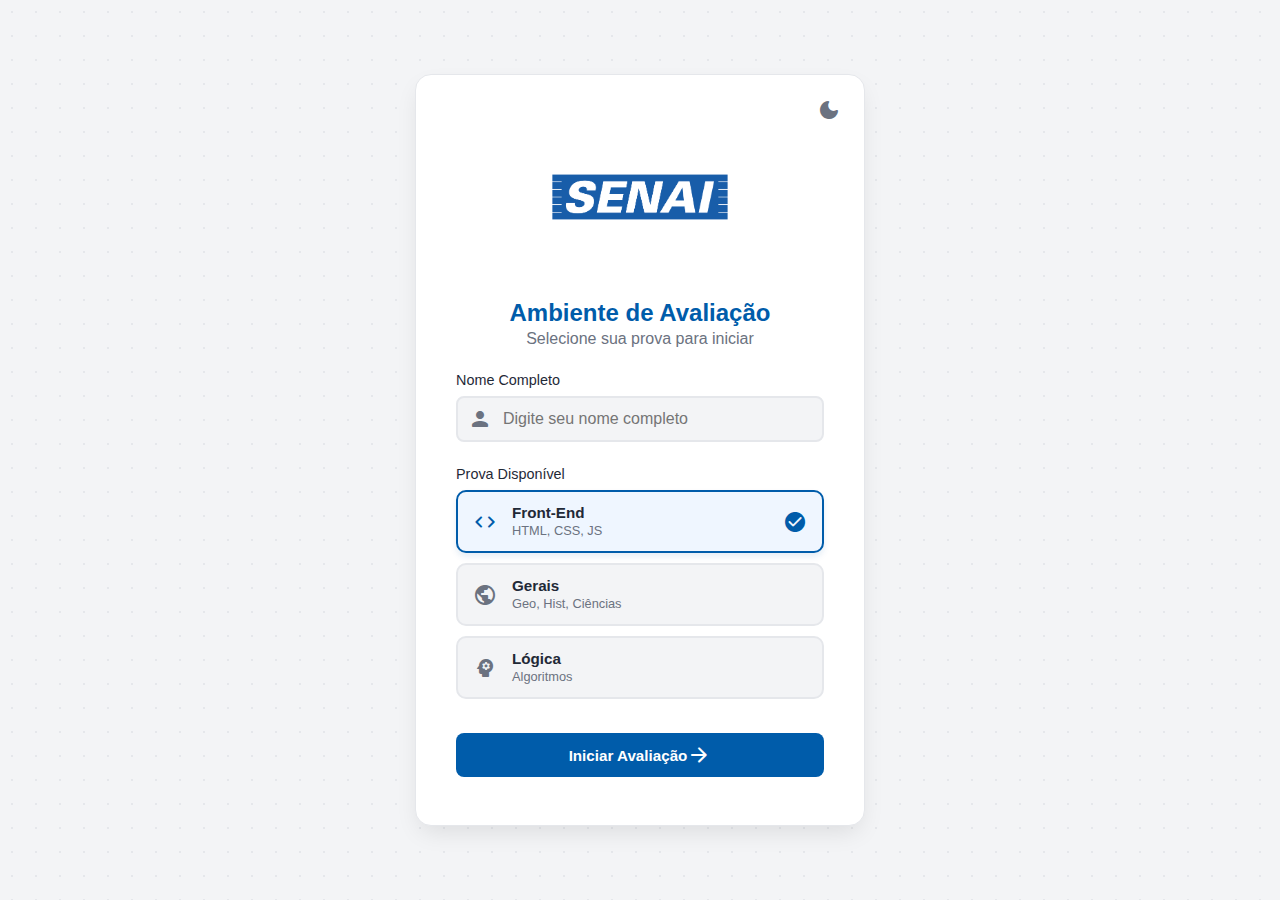
<file: index.html>
<!DOCTYPE html>
<html lang="pt-br">
<head>
    <meta charset="UTF-8">
    <meta name="viewport" content="width=device-width, initial-scale=1.0">
    <meta name="description" content="Sistema de Avaliação SENAI.">
    <meta name="theme-color" content="#005caa">

    <title>Login - Avaliação SENAI</title>
    <link rel="stylesheet" href="style.css">
    <link href="https://fonts.googleapis.com/icon?family=Material+Icons+Round" rel="stylesheet">
</head>
<body class="login-body unselectable">
    
    <div class="login-container fade-in">
        <button id="theme-toggle" class="icon-btn login-theme-btn" title="Alternar Tema">
            <span class="material-icons-round">dark_mode</span>
        </button>

        <div class="login-header">
            <img src="logo.png" alt="Logo SENAI" class="senai-logo-login">
            <h1>Ambiente de Avaliação</h1>
            <p>Selecione sua prova para iniciar</p>
        </div>

        <form id="login-form" class="login-form">
            <div class="input-group">
                <label for="student-name">Nome Completo</label>
                <div class="input-wrapper">
                    <span class="material-icons-round input-icon">person</span>
                    <input type="text" id="student-name" placeholder="Digite seu nome completo" required>
                </div>
            </div>

            <div class="input-group">
                <label>Prova Disponível</label>
                <div class="exam-selection-grid">
                    
                    <div class="exam-card selected" onclick="selecionarProva(this, 'WEB-2025')">
                        <span class="material-icons-round exam-icon">code</span>
                        <div class="exam-info">
                            <strong>Front-End</strong>
                            <small>HTML, CSS, JS</small>
                        </div>
                        <span class="material-icons-round check-icon">check_circle</span>
                    </div>

                    <div class="exam-card" onclick="selecionarProva(this, 'GERAL-2025')">
                        <span class="material-icons-round exam-icon">public</span>
                        <div class="exam-info">
                            <strong>Gerais</strong>
                            <small>Geo, Hist, Ciências</small>
                        </div>
                        <span class="material-icons-round check-icon">check_circle</span>
                    </div>

                    <div class="exam-card" onclick="selecionarProva(this, 'LOGICA-2025')">
                        <span class="material-icons-round exam-icon">psychology</span>
                        <div class="exam-info">
                            <strong>Lógica</strong>
                            <small>Algoritmos</small>
                        </div>
                        <span class="material-icons-round check-icon">check_circle</span>
                    </div>

                </div>
                <input type="hidden" id="selected-exam-code" value="WEB-2025">
            </div>

            <div class="login-actions">
                <button type="submit" class="btn btn-primary btn-full">
                    Iniciar Avaliação <span class="material-icons-round">arrow_forward</span>
                </button>
            </div>
        </form>
    </div>

    <script src="script.js"></script>
</body>
</html>
</file>
<file: style.css>
/* --- 1. VARIÁVEIS E RESET --- */
:root {
    --primary: #005caa;         /* Azul SENAI */
    --primary-hover: #004a8d;
    --bg-body: #f3f4f6;
    --bg-card: #ffffff;
    --text-main: #1f2937;
    --text-light: #6b7280;
    --border: #e5e7eb;
    --success: #10b981;
    --warning: #f59e0b;
    --danger: #ef4444;
    --header-h: 70px;
}

* { margin: 0; padding: 0; box-sizing: border-box; font-family: 'Segoe UI', sans-serif; }

body { background-color: var(--bg-body); color: var(--text-main); height: 100vh; display: flex; flex-direction: column; overflow: hidden; }

/* --- 2. UTILITÁRIOS --- */
.unselectable { user-select: none; }
.mobile-only { display: none; }
.desktop-only { display: flex; }
.fade-in { animation: fadeIn 0.3s ease-in; } 
@keyframes fadeIn { from { opacity: 0; } to { opacity: 1; } }

/* --- 3. LOGIN --- */
.login-body { align-items: center; justify-content: center; background-image: radial-gradient(var(--border) 1px, transparent 1px); background-size: 24px 24px; overflow: auto; }

.login-container { 
    background: var(--bg-card); 
    padding: 2rem 2.5rem 3rem 2.5rem; 
    border-radius: 16px; 
    box-shadow: 0 10px 25px -5px rgba(0, 0, 0, 0.1); 
    width: 100%; max-width: 450px; 
    text-align: center; border: 1px solid var(--border); position: relative; 
}

.login-theme-btn { position: absolute; top: 15px; right: 15px; }
.senai-logo-login { max-width: 180px; margin-bottom: 0.5rem; }
.login-header h1 { font-size: 1.5rem; margin-bottom: 0.2rem; color: var(--primary); }
.login-header p { margin-bottom: 1.5rem; color: var(--text-light); }

.input-group { margin-bottom: 1.5rem; text-align: left; }
.input-group label { display: block; margin-bottom: 8px; font-weight: 500; font-size: 0.9rem; color: var(--text-main); }
.input-wrapper { position: relative; display: flex; align-items: center; }
.input-icon { position: absolute; left: 12px; color: var(--text-light); pointer-events: none; }

.input-group input { width: 100%; padding: 12px 12px 12px 45px; border: 2px solid var(--border); border-radius: 8px; outline: none; background: var(--bg-body); color: var(--text-main); font-size: 1rem; transition: border 0.2s; }
.input-group input:focus { border-color: var(--primary); }

/* --- CARTÕES DE SELEÇÃO DE PROVA --- */
.exam-selection-grid { display: flex; flex-direction: column; gap: 10px; }
.exam-card { display: flex; align-items: center; padding: 12px 15px; border: 2px solid var(--border); border-radius: 10px; cursor: pointer; background: var(--bg-body); transition: all 0.2s ease; position: relative; }
.exam-card:hover { border-color: #93c5fd; background: var(--bg-card); }
.exam-card.selected { border-color: var(--primary); background-color: #eff6ff; box-shadow: 0 4px 6px rgba(0, 92, 170, 0.1); }
.exam-icon { font-size: 1.5rem; color: var(--text-light); margin-right: 15px; }
.exam-card.selected .exam-icon { color: var(--primary); }
.exam-info { text-align: left; flex: 1; }
.exam-info strong { display: block; color: var(--text-main); font-size: 0.95rem; }
.exam-info small { color: var(--text-light); font-size: 0.8rem; }
.check-icon { font-size: 1.2rem; color: var(--primary); opacity: 0; transition: 0.2s; }
.exam-card.selected .check-icon { opacity: 1; }
.btn-full { width: 100%; padding: 12px; font-size: 1.1rem; margin-top: 10px; }

/* --- HEADER --- */
.top-bar { height: var(--header-h); background: var(--bg-card); border-bottom: 1px solid var(--border); display: flex; justify-content: space-between; align-items: center; padding: 0 2rem; flex-shrink: 0; z-index: 50; }
.logo-area { display: flex; align-items: center; gap: 15px; }
.senai-logo { height: 32px; width: auto; object-fit: contain; }
.app-title { font-size: 1.2rem; font-weight: 600; color: var(--primary); border-left: 2px solid var(--border); padding-left: 15px; }
.header-controls { display: flex; align-items: center; gap: 15px; }
.user-info { font-weight: 600; font-size: 0.9rem; color: var(--text-main); display: flex; align-items: center; gap: 8px; }
.timer-badge { background: #eff6ff; color: var(--primary); padding: 6px 12px; border-radius: 20px; font-weight: 700; border: 1px solid #bfdbfe; display: flex; align-items: center; gap: 5px; }
.timer-badge.urgent { background: var(--danger); color: white; border-color: var(--danger); animation: pulse 1s infinite; }
.icon-btn { background: none; border: none; cursor: pointer; color: var(--text-light); padding: 8px; border-radius: 50%; display: flex; transition: 0.2s; }
.icon-btn:hover { background: var(--bg-body); color: var(--primary); }

/* --- LAYOUT --- */
.main-layout { display: flex; flex: 1; height: calc(100vh - var(--header-h)); position: relative; }
aside.sidebar { width: 260px; background: var(--bg-card); border-right: 1px solid var(--border); display: flex; flex-direction: column; padding: 1.5rem; overflow-y: auto; flex-shrink: 0; z-index: 40; transition: transform 0.3s ease; }
.sidebar-section { margin-bottom: 20px; }
.sidebar-label { font-size: 0.75rem; text-transform: uppercase; color: var(--text-light); font-weight: 700; margin-bottom: 10px; display: block; }
.question-grid { display: grid; grid-template-columns: repeat(5, 1fr); gap: 8px; }
.q-nav-btn { width: 36px; height: 36px; background: var(--bg-body); border: 1px solid var(--border); border-radius: 8px; color: var(--text-light); font-weight: 600; cursor: pointer; transition: 0.2s; }
.q-nav-btn:hover { border-color: var(--primary); color: var(--primary); }
.q-nav-btn.active { background: var(--primary); color: white; border-color: var(--primary); }
.q-nav-btn.answered { background: var(--success); color: white; border-color: var(--success); }
.q-nav-btn.review { border-color: var(--warning); color: var(--warning); position: relative; }
.q-nav-btn.review::after { content:''; position: absolute; top:2px; right:2px; width:6px; height:6px; background:var(--warning); border-radius:50%; }

/* --- CONTEÚDO --- */
main.content { flex: 1; padding: 2rem; overflow-y: auto; display: flex; justify-content: center; background-color: var(--bg-body); }
.card { background: var(--bg-card); width: 100%; max-width: 800px; padding: 2.5rem; border-radius: 12px; box-shadow: 0 4px 6px -1px rgba(0,0,0,0.05); height: fit-content; border: 1px solid var(--border); }
.q-header { display: flex; justify-content: space-between; align-items: flex-start; margin-bottom: 1.5rem; padding-bottom: 1rem; border-bottom: 1px solid var(--border); }
.badge { background: #e0f2fe; color: var(--primary); padding: 4px 10px; border-radius: 6px; font-size: 0.8rem; font-weight: bold; margin-bottom: 5px; display: inline-block; }
.q-title { font-size: 1.5rem; color: var(--text-main); }
.btn-review { background: white; border: 1px solid var(--border); padding: 6px 12px; border-radius: 6px; cursor: pointer; color: var(--text-light); display: flex; align-items: center; gap: 6px; font-size: 0.9rem; transition: 0.2s; }
.btn-review.active { color: var(--warning); border-color: var(--warning); background: #fffbeb; }
.q-text { font-size: 1.1rem; line-height: 1.6; margin-bottom: 2rem; color: var(--text-main); }
.options-container { display: flex; flex-direction: column; gap: 12px; margin-bottom: 2rem; }

/* Radio Buttons */
.option-wrapper { position: relative; }
.option-input { position: absolute; opacity: 0; width: 0; height: 0; }
.option-label { display: flex; align-items: center; padding: 1rem 1.2rem; border: 2px solid var(--border); border-radius: 10px; cursor: pointer; transition: all 0.2s ease; background: var(--bg-card); color: var(--text-main); width: 100%; }
.option-label:hover { border-color: #93c5fd; background: var(--bg-body); }
.option-input:checked + .option-label { border-color: var(--primary); background-color: #eff6ff; box-shadow: 0 0 0 3px rgba(37, 99, 235, 0.15); }
.circle { width: 22px; height: 22px; border: 2px solid var(--text-light); border-radius: 50%; margin-right: 15px; flex-shrink: 0; position: relative; transition: 0.2s; }
.option-input:checked + .option-label .circle { border-color: var(--primary); background: var(--primary); }
.circle::after { content: ''; position: absolute; top: 50%; left: 50%; transform: translate(-50%, -50%); width: 8px; height: 8px; background: white; border-radius: 50%; opacity: 0; transition: 0.2s; }
.option-input:checked + .option-label .circle::after { opacity: 1; }

/* Rodapé */
.card-footer { display: flex; justify-content: space-between; align-items: center; padding-top: 1.5rem; border-top: 1px solid var(--border); }
.btn-group { display: flex; gap: 10px; }
.btn { padding: 10px 24px; border-radius: 8px; border: none; font-weight: 600; cursor: pointer; font-size: 0.95rem; display: inline-flex; align-items: center; justify-content: center; }
.btn-primary { background: var(--primary); color: white; }
.btn-primary:hover { background: var(--primary-hover); }
.btn-outline { background: var(--bg-card); border: 1px solid var(--border); color: var(--text-main); }
.btn-outline:hover { background: var(--bg-body); border-color: #d1d5db; }
.btn-ghost { background: transparent; color: var(--text-light); }
.btn-ghost:hover { color: var(--danger); background: #fef2f2; }

/* Modal */
.modal-overlay { position: fixed; inset: 0; background: rgba(0,0,0,0.5); backdrop-filter: blur(4px); display: flex; justify-content: center; align-items: center; z-index: 100; }
.modal-content { background: var(--bg-card); padding: 2rem; border-radius: 12px; width: 90%; max-width: 600px; max-height: 90vh; overflow-y: auto; color: var(--text-main); }
.modal-header { display: flex; justify-content: space-between; align-items: center; margin-bottom: 1rem; }
.feedback-box { margin-top: 15px; border-top: 1px solid var(--border); padding-top: 10px; max-height: 200px; overflow-y: auto; text-align: left; }
.fb-item { margin-bottom: 10px; font-size: 0.9rem; padding: 8px; border-radius: 6px; }
.fb-item.correct { background: #dcfce7; color: #166534; }
.fb-item.wrong { background: #fee2e2; color: #991b1b; }

.legend-item { display: flex; align-items: center; gap: 8px; font-size: 0.85rem; color: var(--text-light); margin-bottom: 5px; }
.dot { width: 10px; height: 10px; border-radius: 50%; display: inline-block; }
.dot.blue, .dot.active { background: var(--primary); }
.dot.green, .dot.answered { background: var(--success); }
.dot.yellow, .dot.review { background: var(--warning); }
.dot.gray, .dot.pending { border: 1px solid #ccc; }

/* Certificado */
#certificate-template { width: 270mm; height: 180mm; background: #fff; color: #1f2937; font-family: 'Segoe UI', serif; position: relative; box-sizing: border-box; display: flex; flex-direction: column; justify-content: center; align-items: center; text-align: center; margin: 0 auto; padding: 15mm; }
.cert-border-outer { position: absolute; top: 5mm; left: 5mm; right: 5mm; bottom: 5mm; border: 3px solid #005caa; pointer-events: none; }
.cert-border-inner { position: absolute; top: 8mm; left: 8mm; right: 8mm; bottom: 8mm; border: 1px solid #004a8d; pointer-events: none; }
.cert-content { z-index: 10; width: 100%; display: flex; flex-direction: column; align-items: center; justify-content: center; height: 100%; }
.cert-logo { width: 120px; margin-bottom: 5mm; }
.cert-title { font-size: 24pt; font-weight: bold; color: #005caa; text-transform: uppercase; letter-spacing: 2px; margin-bottom: 3mm; }
.cert-text { font-size: 12pt; color: #555; margin: 2mm 0; }
.cert-name { font-size: 22pt; font-weight: bold; color: #000; border-bottom: 2px solid #ccc; padding: 0 20px 2px; margin: 4mm 0; display: inline-block; max-width: 90%; white-space: nowrap; overflow: hidden; text-overflow: ellipsis; }
.cert-course { font-size: 16pt; font-weight: bold; color: #333; margin-top: 2mm; }
.cert-footer { margin-top: 8mm; font-size: 10pt; color: #777; width: 100%; }
.cert-score { color: #005caa; font-weight: bold; font-size: 12pt; }

/* Skeleton */
.skeleton-loading .sk-line { height: 15px; background: #e5e7eb; margin-bottom: 10px; border-radius: 4px; animation: shimmer 1.5s infinite; }
.skeleton-loading .sk-line.title { height: 30px; width: 60%; margin-bottom: 20px; }
.skeleton-loading .sk-line.short { width: 80%; }
.skeleton-loading .sk-box { height: 50px; background: #e5e7eb; margin-bottom: 10px; border-radius: 8px; animation: shimmer 1.5s infinite; }
@keyframes shimmer { 0% { opacity: 0.6; } 50% { opacity: 1; } 100% { opacity: 0.6; } }

/* Mobile & Dark Mode */
@media (max-width: 768px) {
    .mobile-only { display: block; } .desktop-only { display: none !important; }
    aside.sidebar { position: fixed; height: 100%; left: -100%; box-shadow: 5px 0 15px rgba(0,0,0,0.1); }
    aside.sidebar.open { left: 0; }
    .card-footer { flex-direction: column-reverse; gap: 15px; }
    .btn-group { width: 100%; justify-content: space-between; }
    .top-bar { padding: 0 1rem; }
    .senai-logo { height: 28px; }
    .login-container { padding: 2rem; }
}

body.dark-mode { --bg-body: #111827; --bg-card: #1f2937; --text-main: #f3f4f6; --text-light: #9ca3af; --border: #374151; }
body.dark-mode .option-label, body.dark-mode .exam-card { background: #2d3748; border-color: #4b5563; }
body.dark-mode .option-label:hover, body.dark-mode .exam-card:hover { background: #374151; }
body.dark-mode .input-group input { background: #1f2937; color: white; border-color: #4b5563; }
body.dark-mode .option-input:checked + .option-label, body.dark-mode .exam-card.selected { background-color: rgba(37, 99, 235, 0.2); border-color: var(--primary); }
</file>
